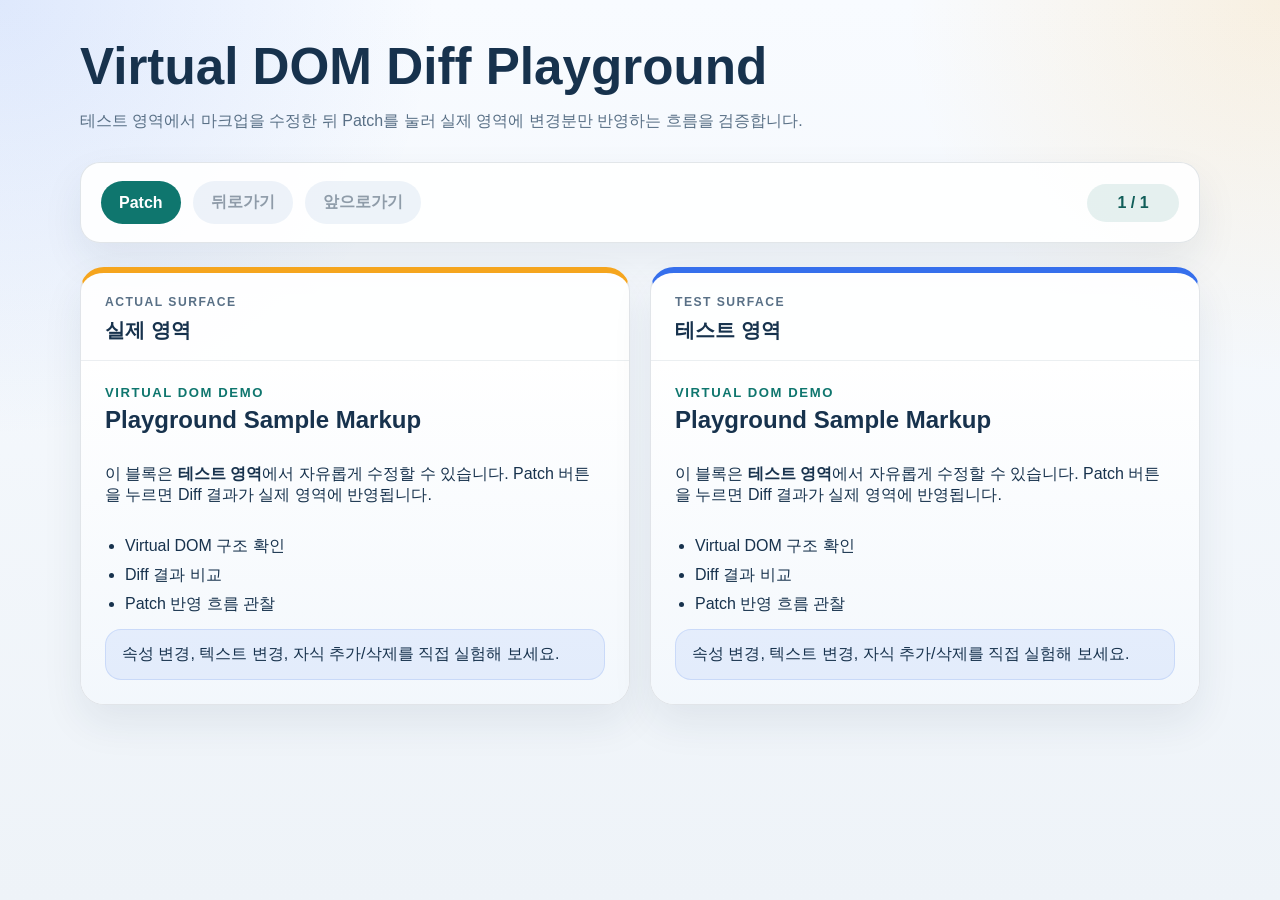
<file: index.html>
<!DOCTYPE html>
<html lang="ko">
  <head>
    <meta charset="UTF-8" />
    <meta name="viewport" content="width=device-width, initial-scale=1.0" />
    <title>Virtual DOM Diff Playground</title>
    <link rel="stylesheet" href="./src/styles/ui.css" />
  </head>
  <body>
    <div id="app"></div>
    <script type="module" src="./src/main.js"></script>
  </body>
</html>
</file>
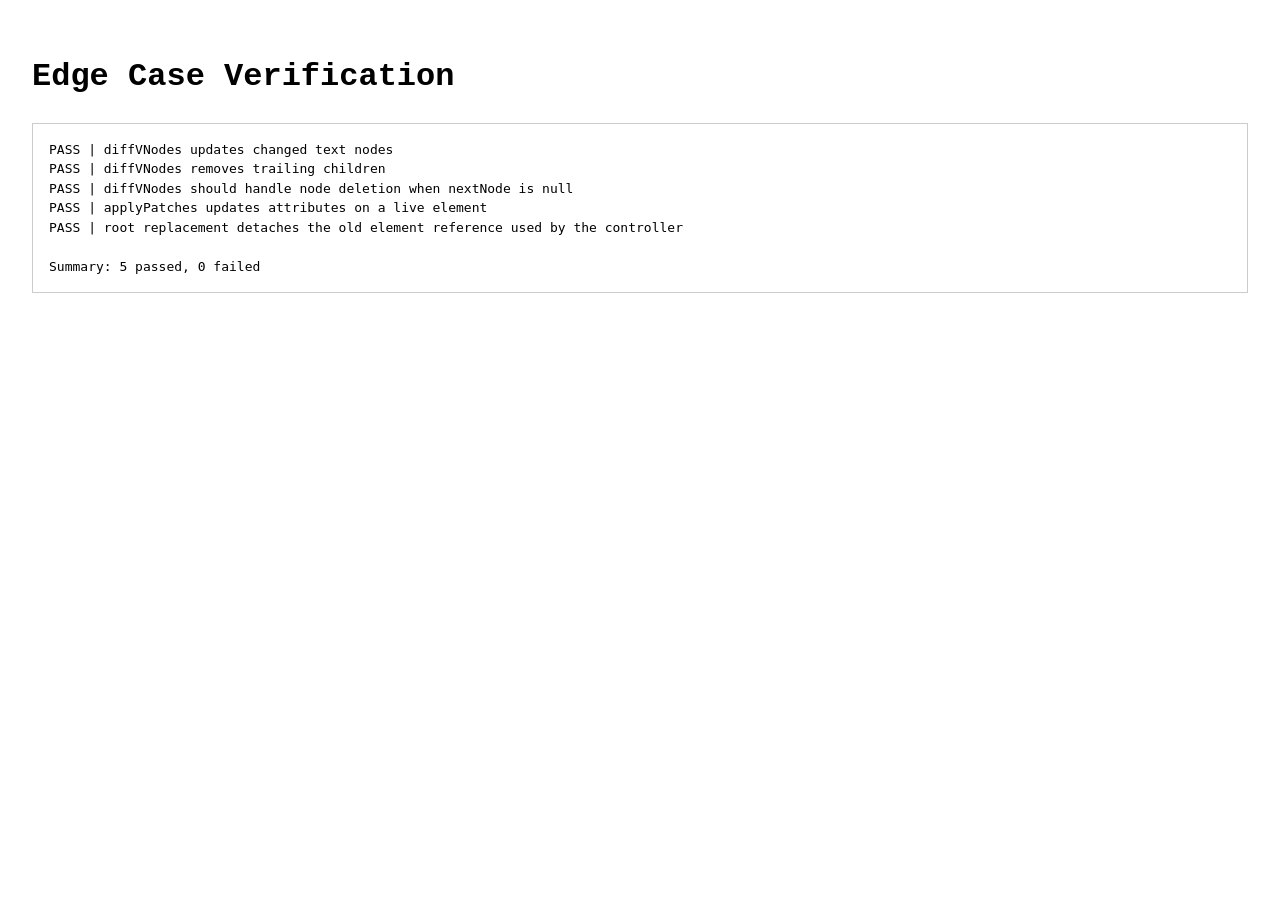
<file: tests/edge-cases.html>
<!DOCTYPE html>
<html lang="ko">
  <head>
    <meta charset="UTF-8" />
    <meta name="viewport" content="width=device-width, initial-scale=1.0" />
    <title>Edge Case Tests</title>
    <style>
      body {
        font-family: Consolas, "Courier New", monospace;
        padding: 24px;
        line-height: 1.5;
      }

      .pass {
        color: #0a7a22;
      }

      .fail {
        color: #b00020;
      }

      pre {
        white-space: pre-wrap;
        border: 1px solid #ccc;
        padding: 16px;
      }
    </style>
  </head>
  <body>
    <h1>Edge Case Verification</h1>
    <pre id="results">Running tests...</pre>
    <script type="module" src="./edge-cases.js"></script>
  </body>
</html>
</file>
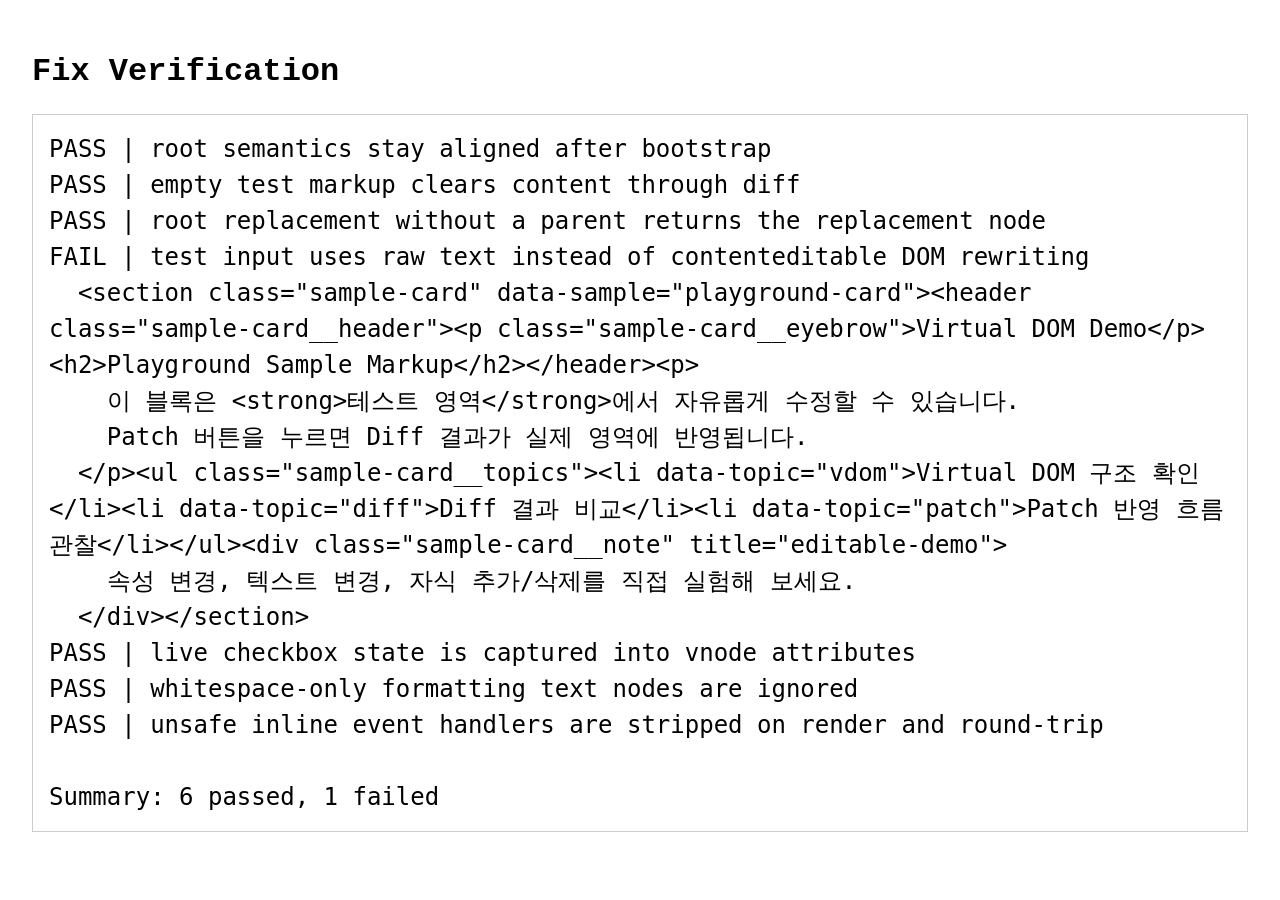
<file: tests/fix-verification.html>
<!DOCTYPE html>
<html lang="ko">
  <head>
    <meta charset="UTF-8" />
    <meta name="viewport" content="width=device-width, initial-scale=1.0" />
    <title>Fix Verification</title>
    <style>
      body { font-family: Consolas, "Courier New", monospace; padding: 24px; }
      pre { white-space: pre-wrap; font-size: 24px; line-height: 1.5; border: 1px solid #ccc; padding: 16px; }
    </style>
  </head>
  <body>
    <h1>Fix Verification</h1>
    <pre id="results">Running fix verification...</pre>
    <script type="module" src="./fix-verification.js"></script>
  </body>
</html>
</file>
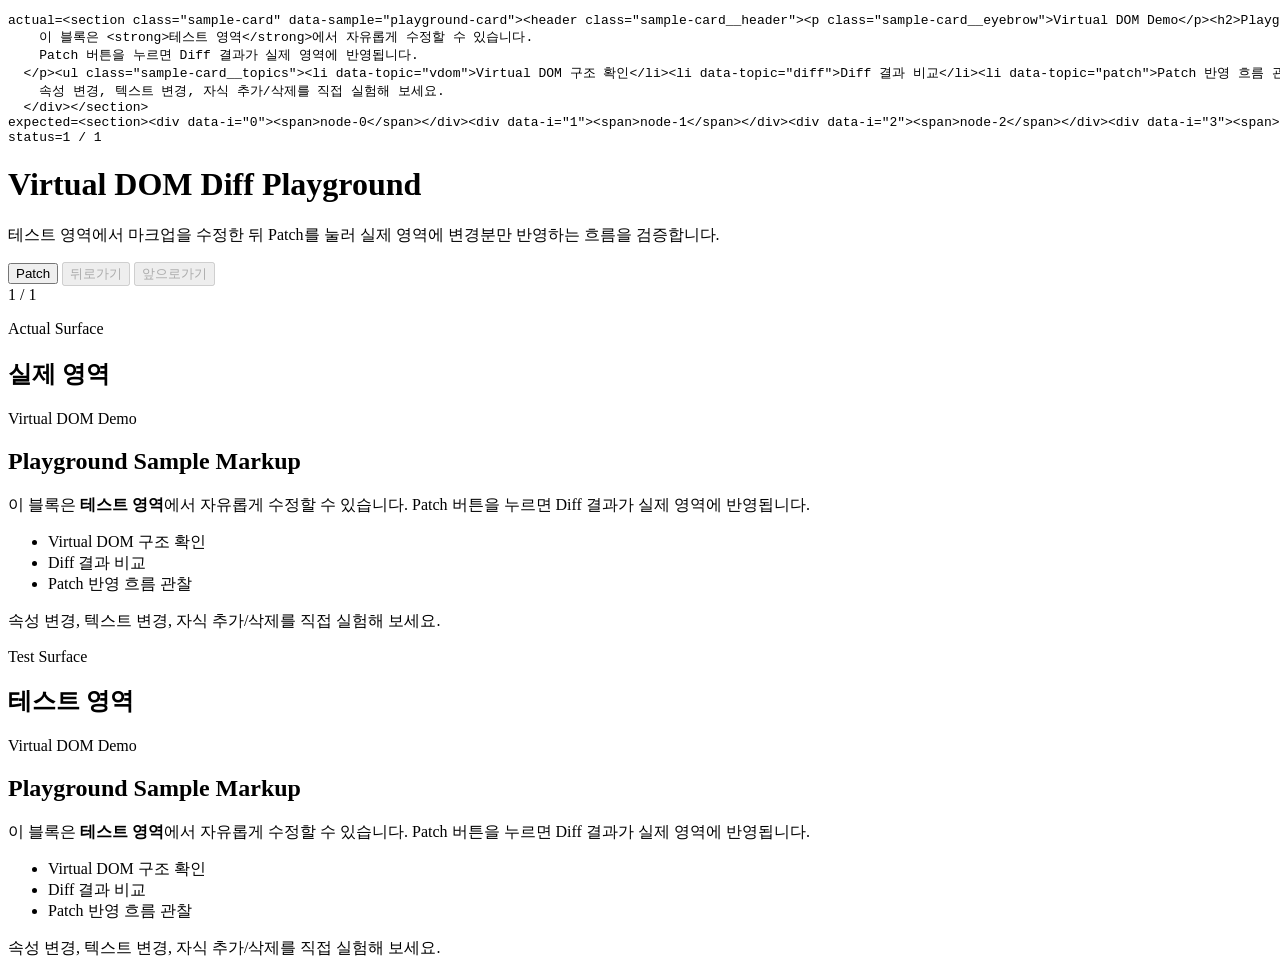
<file: tests/large-tree-diagnostic.html>
<!DOCTYPE html>
<html><body><pre id="results">diag</pre><script type="module">
import { bootstrapApp } from "../src/app/controller.js";
import { domSubtreeToVNode } from "../src/core/dom-to-vdom.js";
import { vNodeToHtml } from "../src/core/vdom-to-html.js";
const out = document.querySelector('#results');
function wrap(markup){ const d=document.createElement('div'); d.innerHTML=markup; return d; }
function contentMarkup(markup){ const vnode = domSubtreeToVNode(wrap(markup)); return (vnode.children||[]).map((c)=>vNodeToHtml(c)).join(''); }
const host=document.createElement('div'); host.id='app'; document.body.appendChild(host); bootstrapApp();
const actual=host.querySelector('[data-surface="actual"]'); const test=host.querySelector('[data-surface="test"]'); const patch=host.querySelector('[data-action="patch"]');
let inner=''; for (let j=0;j<20;j+=1){ inner += `<div data-i="${j}"><span>node-${j}</span></div>`; }
const markup=`<section>${inner}</section>`; test.value=markup; patch.click();
out.textContent = 'actual=' + actual.innerHTML + '\nexpected=' + contentMarkup(markup) + '\nstatus=' + host.querySelector('[data-status="history"]').textContent;
</script></body></html>
</file>
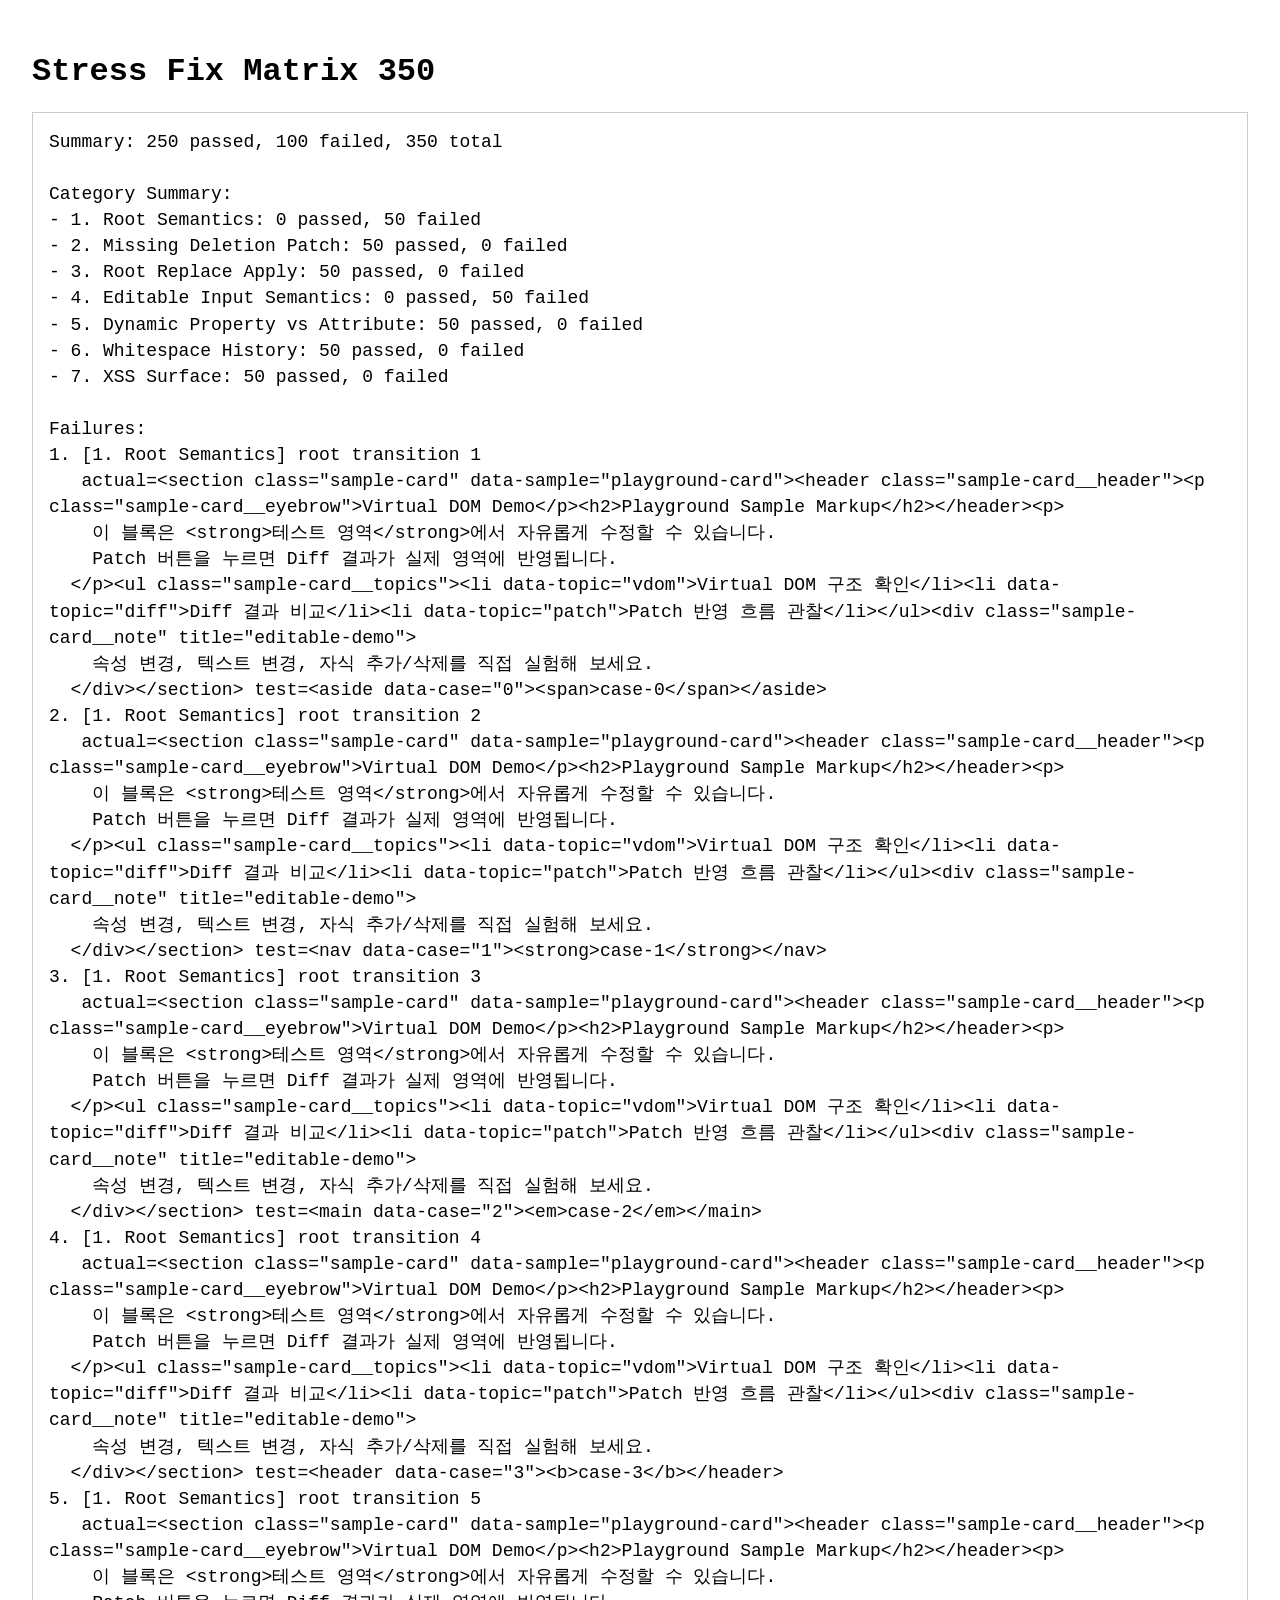
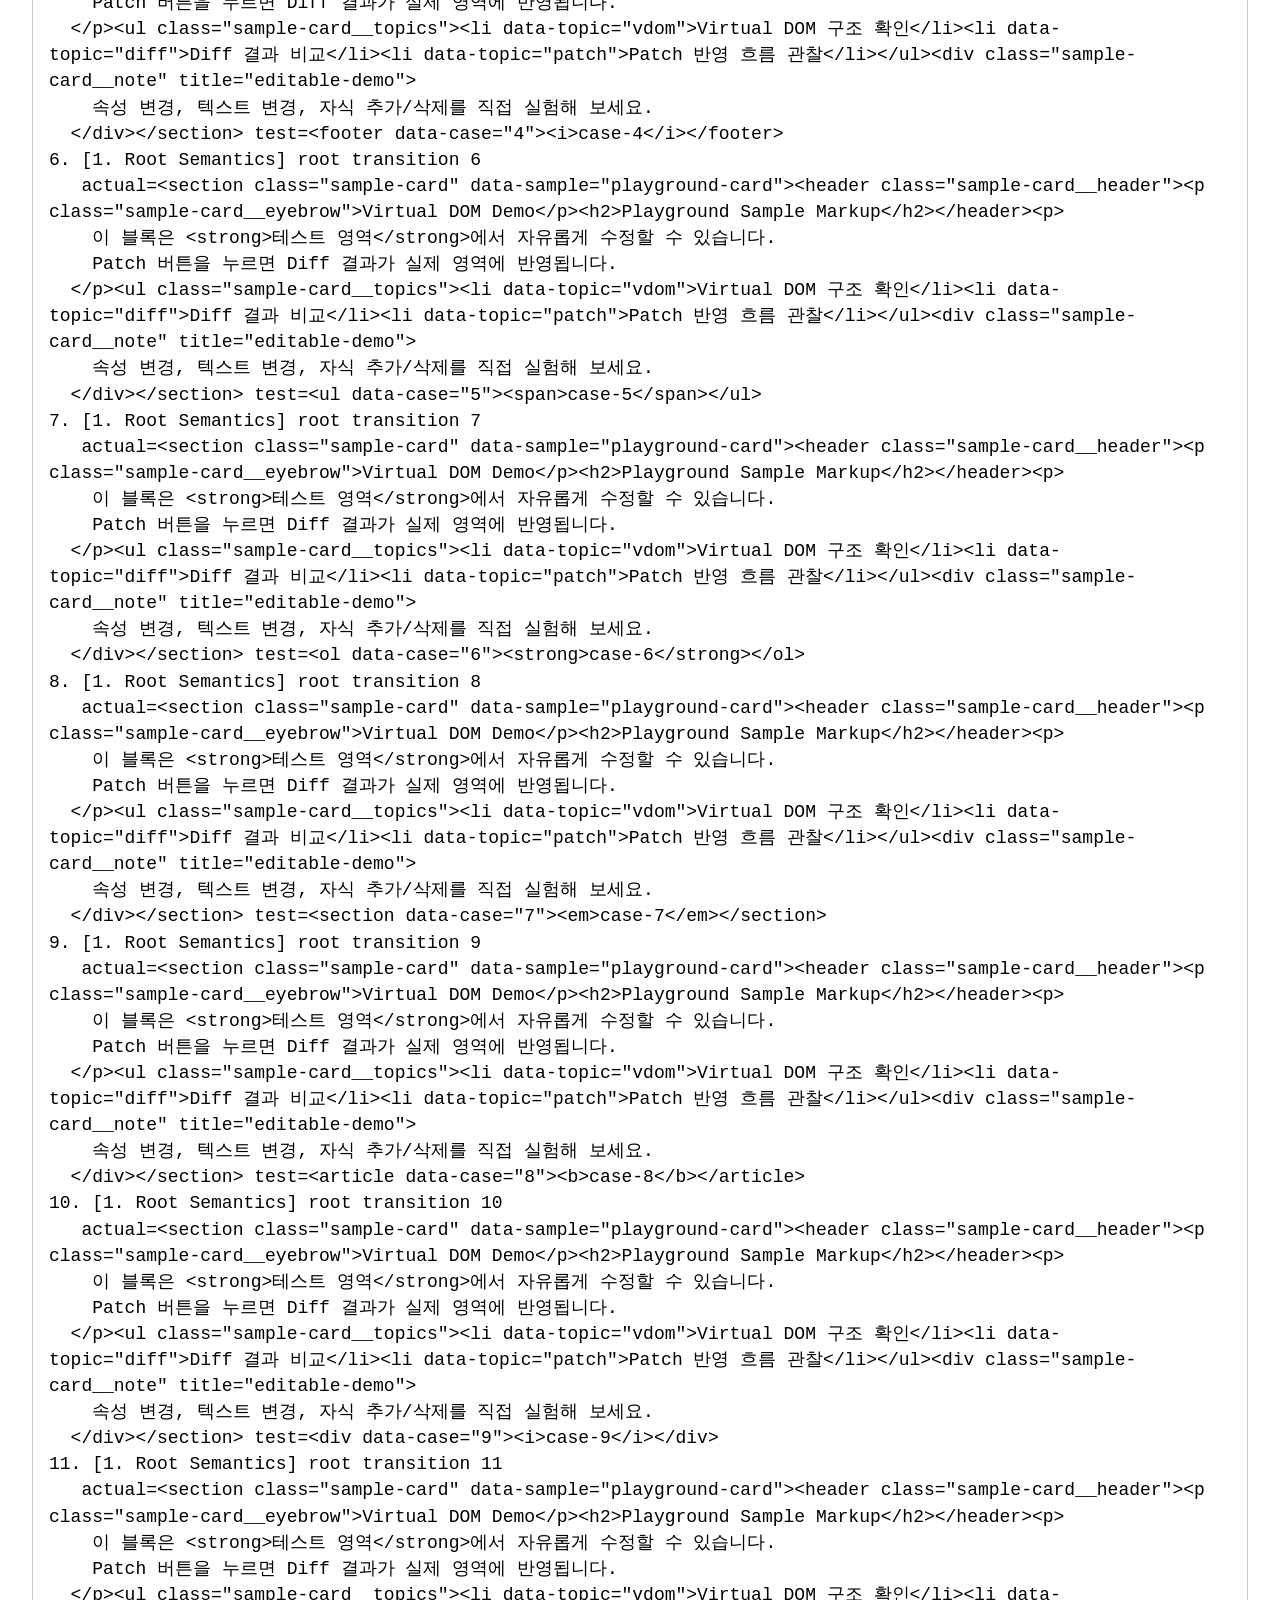
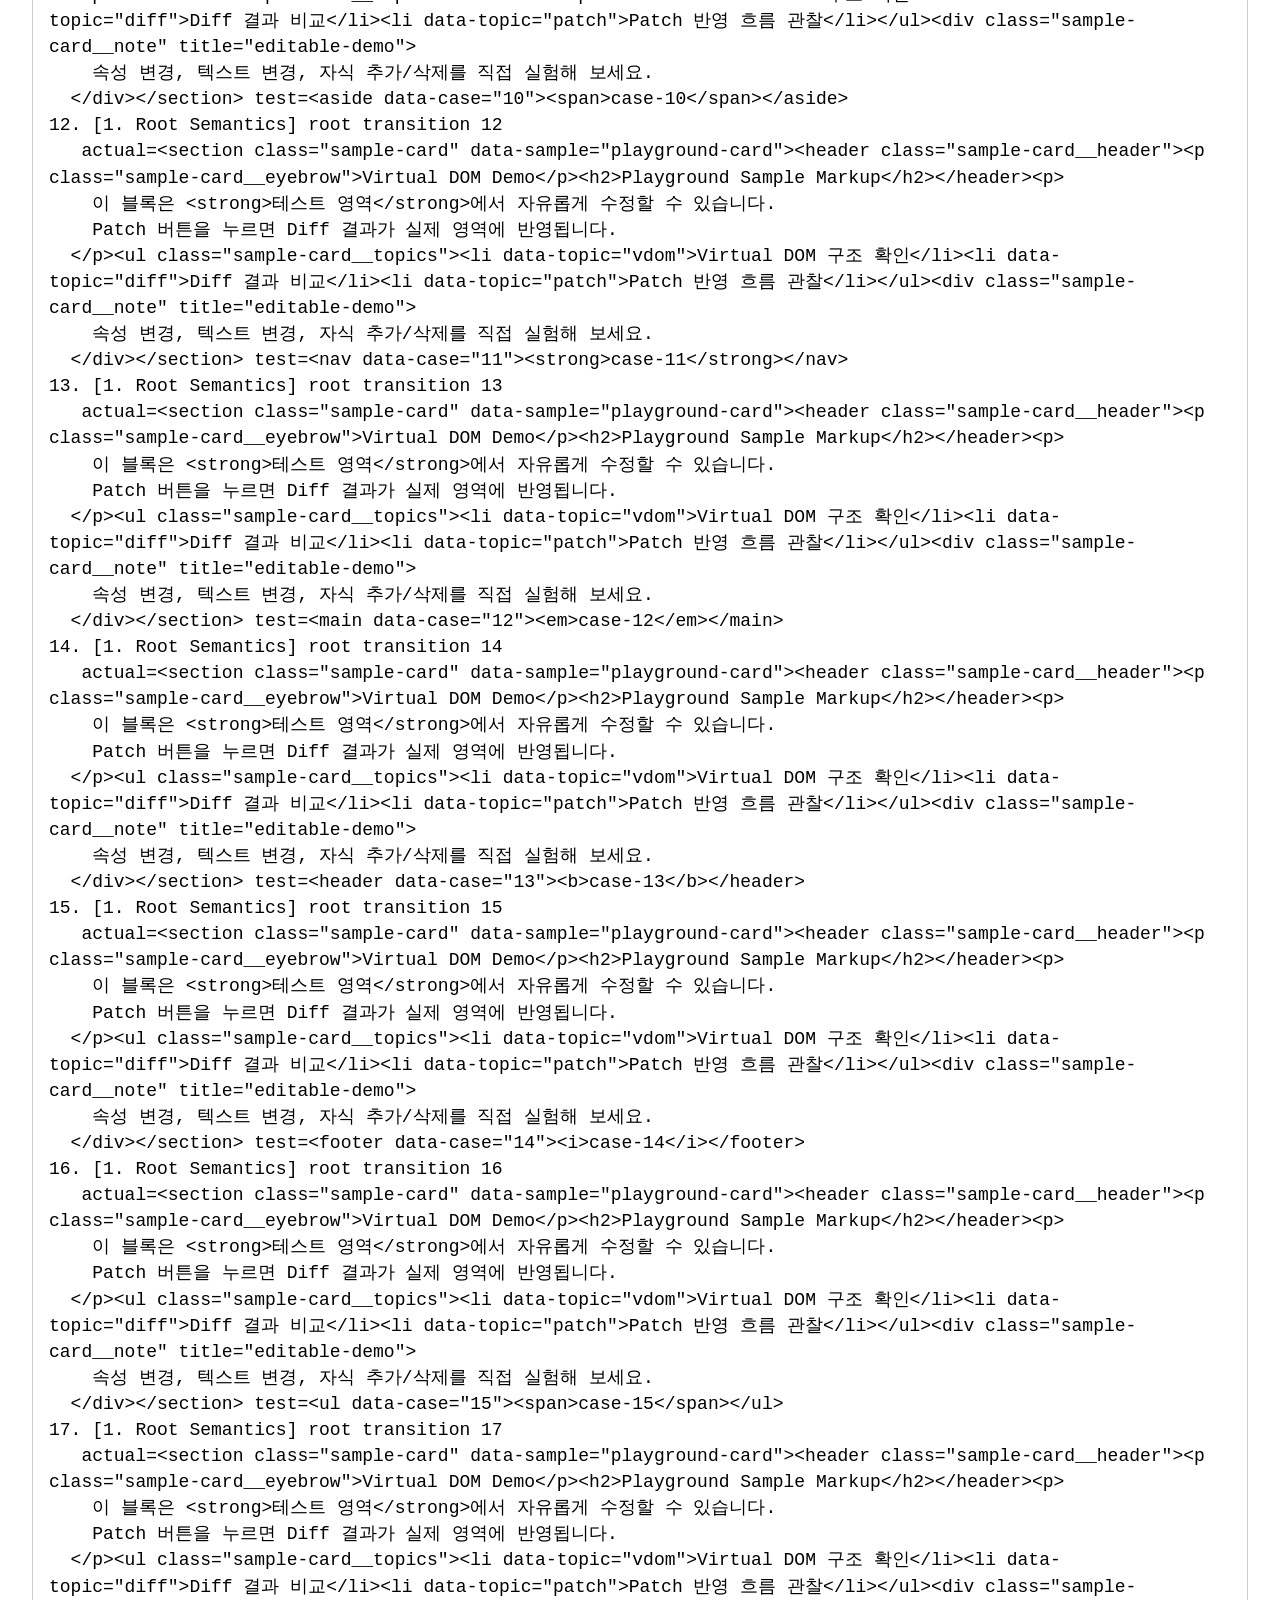
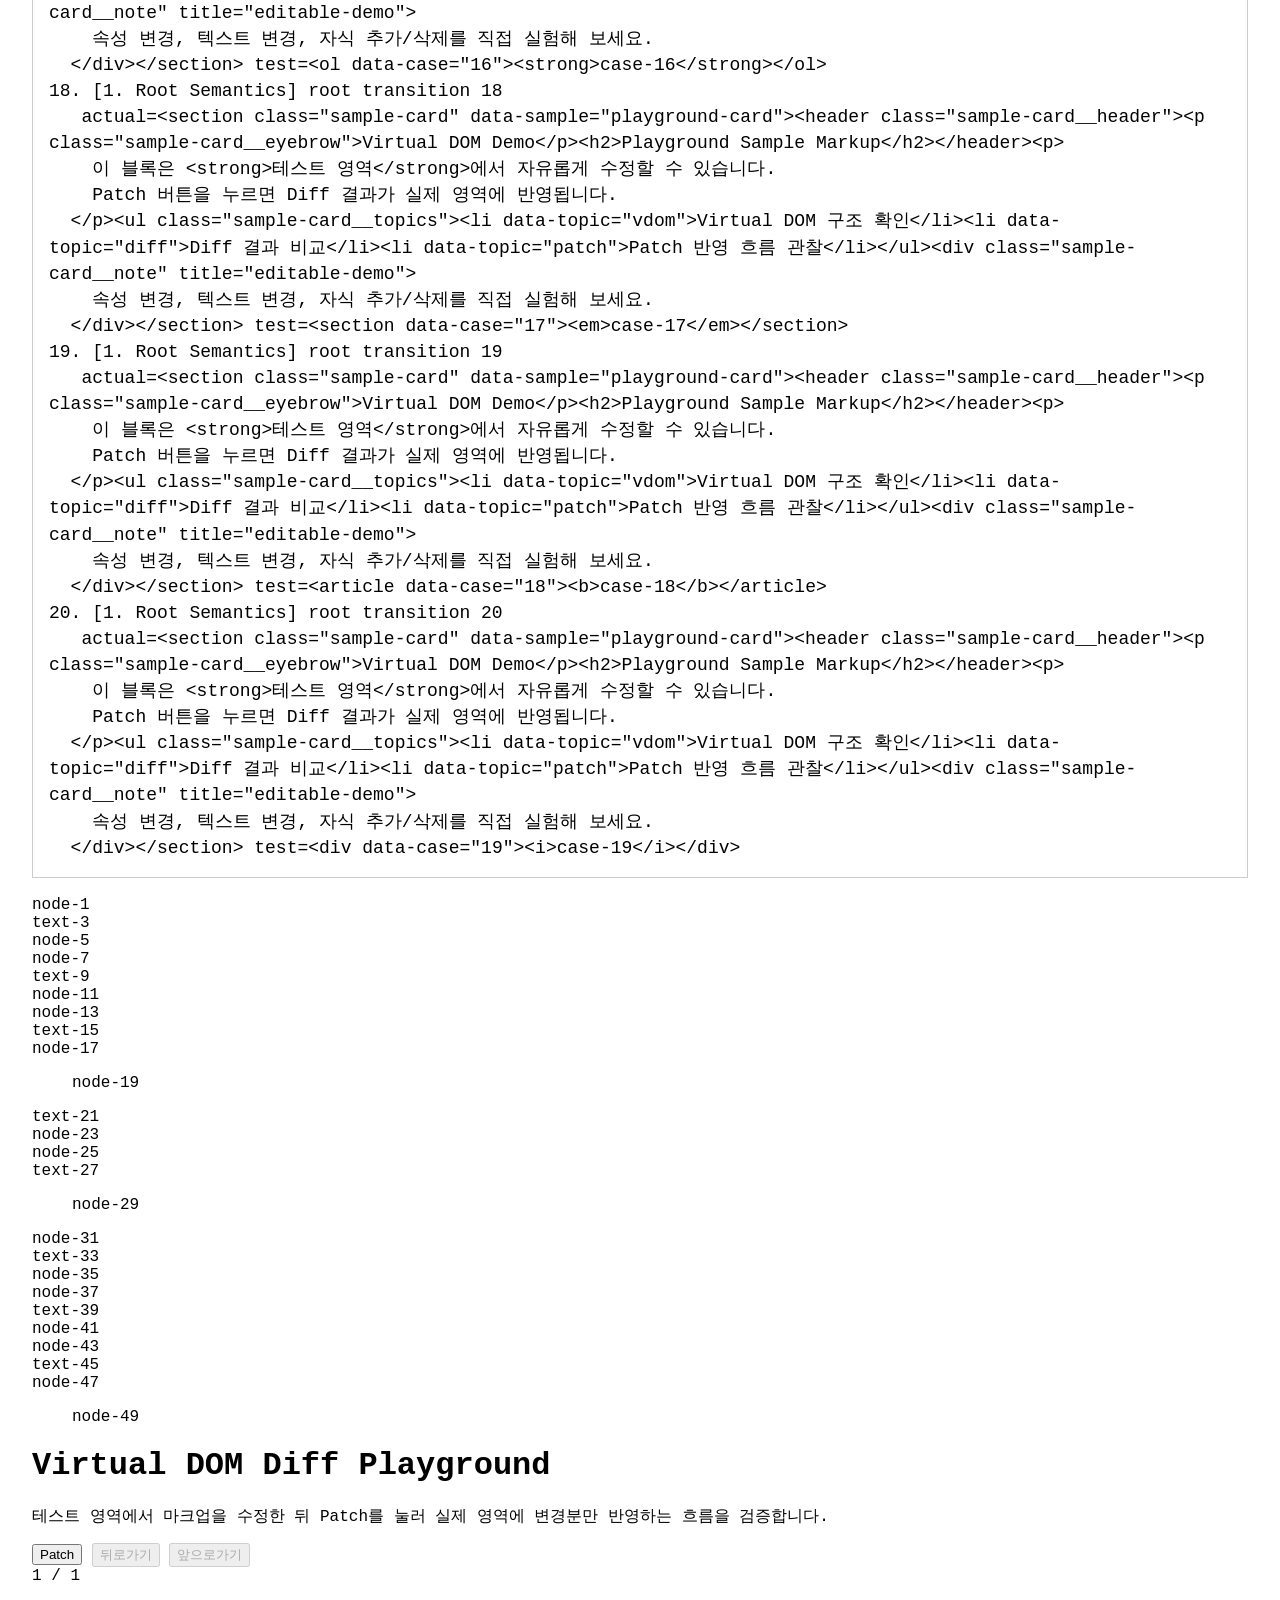
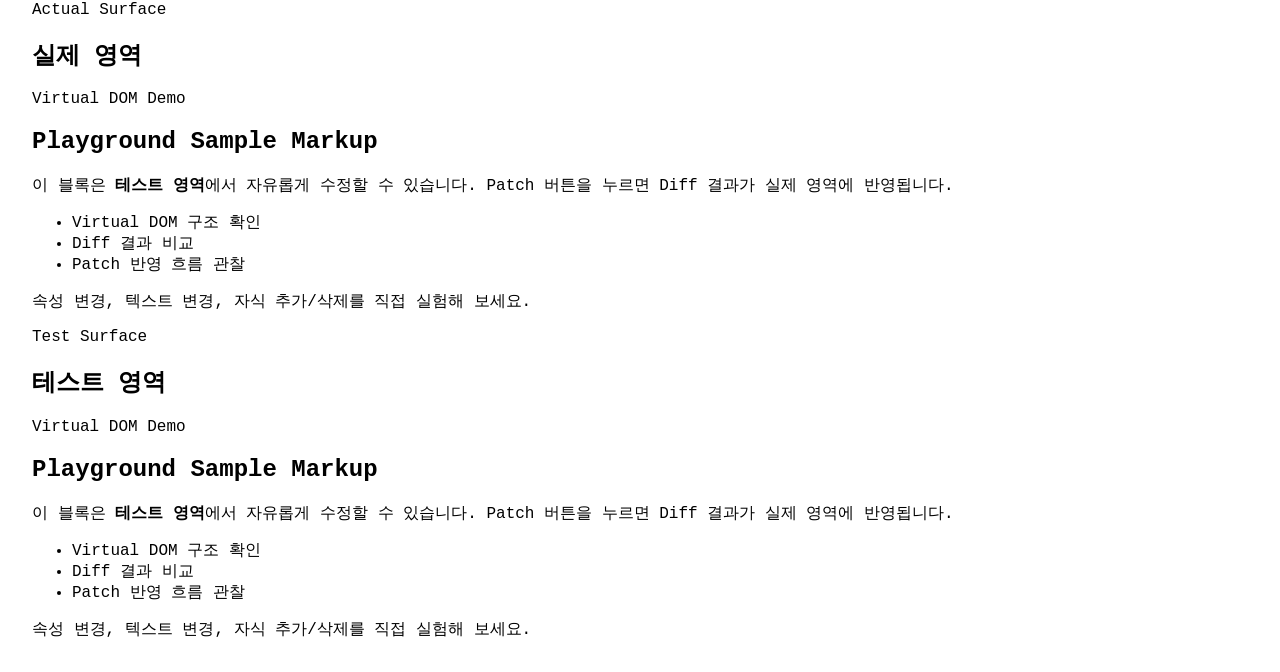
<file: tests/stress-fix-matrix-350.html>
<!DOCTYPE html>
<html lang="ko">
  <head>
    <meta charset="UTF-8" />
    <meta name="viewport" content="width=device-width, initial-scale=1.0" />
    <title>Stress Fix Matrix 350</title>
    <style>
      body {
        font-family: Consolas, "Courier New", monospace;
        padding: 24px;
      }

      pre {
        white-space: pre-wrap;
        font-size: 18px;
        line-height: 1.45;
        border: 1px solid #ccc;
        padding: 16px;
      }
    </style>
  </head>
  <body>
    <h1>Stress Fix Matrix 350</h1>
    <pre id="results">Running 350 edge cases...</pre>
    <script type="module" src="./stress-fix-matrix-350.js"></script>
  </body>
</html>
</file>
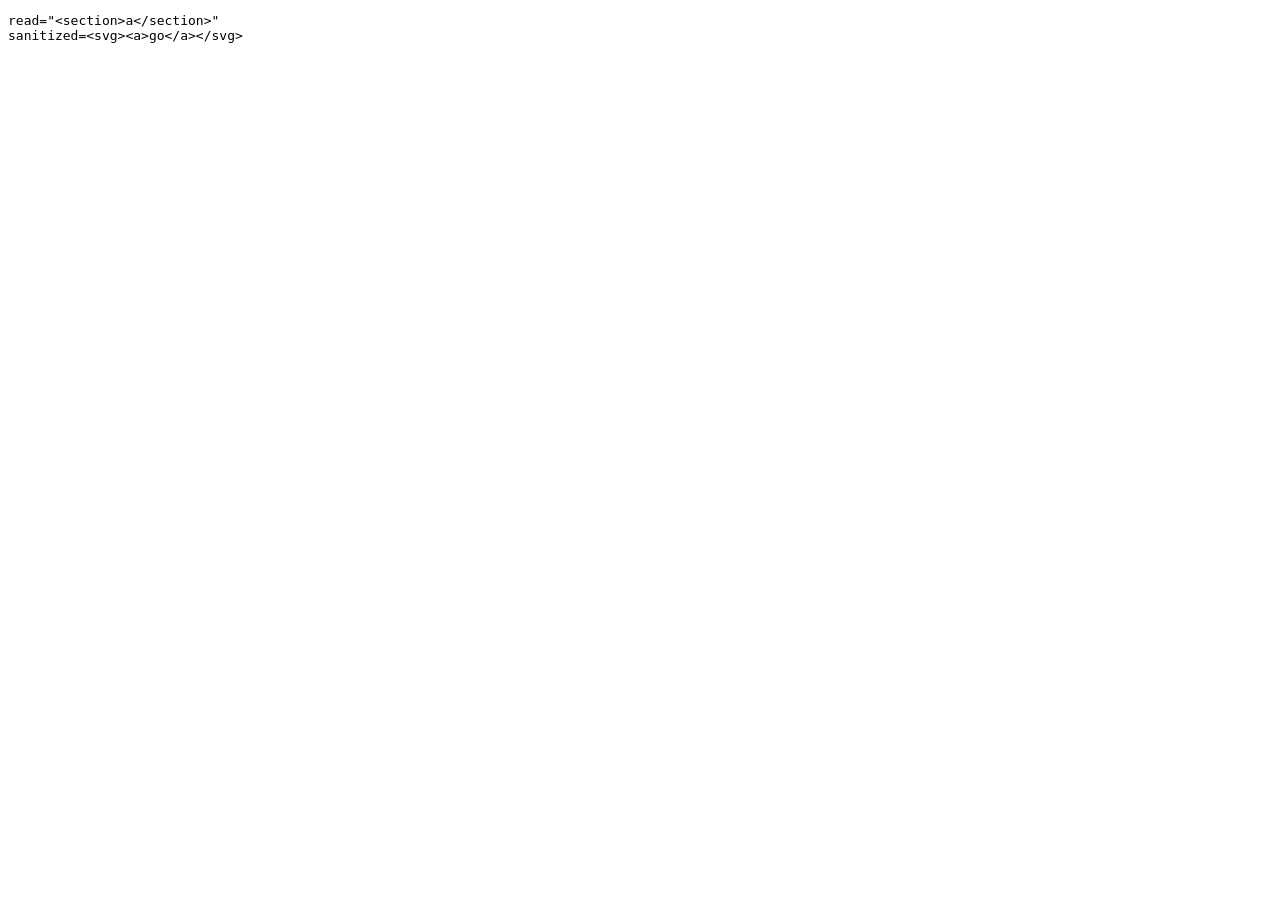
<file: tests/text-xss-diagnostic.html>
<!DOCTYPE html>
<html><body><pre id="r"></pre><script type="module">
import { readTestMarkup, writeMarkup } from "../src/ui/editor-surface.js";
const r=document.querySelector('#r');
const ta=document.createElement('textarea');
ta.value='   <section>a</section>';
const read=readTestMarkup(ta);
const div=document.createElement('div');
writeMarkup(div,'<svg><a xlink:href="javascript:alert(1)">go</a></svg>');
r.textContent = 'read=' + JSON.stringify(read) + '\nsanitized=' + div.innerHTML;
</script></body></html>
</file>
<file: src/styles/ui.css>
/*
 * Owner: Role 3 - Playground UI
 * Editable only by the Role 3 branch.
 */

:root {
  color-scheme: light;
  font-family: "Segoe UI", sans-serif;
  --page-bg: #eef3f8;
  --page-text: #17324d;
  --card-bg: rgba(255, 255, 255, 0.9);
  --card-border: rgba(23, 50, 77, 0.12);
  --card-shadow: 0 18px 40px rgba(23, 50, 77, 0.08);
  --primary: #0f766e;
  --primary-strong: #115e59;
  --secondary: #dbe7f3;
  --muted: #597086;
  --actual-accent: #f59e0b;
  --test-accent: #2563eb;
}

* {
  box-sizing: border-box;
}

body {
  margin: 0;
  min-height: 100vh;
  background:
    radial-gradient(circle at top left, rgba(37, 99, 235, 0.12), transparent 28%),
    radial-gradient(circle at top right, rgba(245, 158, 11, 0.12), transparent 24%),
    linear-gradient(180deg, #f8fbff 0%, var(--page-bg) 100%);
  color: var(--page-text);
}

#app {
  min-height: 100vh;
  padding: 40px 20px 56px;
}

.playground-shell {
  width: min(1120px, 100%);
  margin: 0 auto;
}

.playground-hero {
  margin-bottom: 28px;
}

.playground-kicker {
  margin: 0 0 8px;
  font-size: 0.82rem;
  font-weight: 700;
  letter-spacing: 0.14em;
  text-transform: uppercase;
  color: var(--primary);
}

.playground-hero h1 {
  margin: 0;
  font-size: clamp(2rem, 4vw, 3.25rem);
  line-height: 1.05;
}

.playground-description {
  width: min(760px, 100%);
  margin: 14px 0 0;
  font-size: 1rem;
  line-height: 1.65;
  color: var(--muted);
}

.playground-controls {
  display: flex;
  align-items: center;
  justify-content: space-between;
  gap: 16px;
  padding: 18px 20px;
  margin-bottom: 24px;
  background: var(--card-bg);
  border: 1px solid var(--card-border);
  border-radius: 20px;
  box-shadow: var(--card-shadow);
}

.playground-actions {
  display: flex;
  flex-wrap: wrap;
  gap: 12px;
}

.action-button {
  appearance: none;
  border: 0;
  border-radius: 999px;
  padding: 11px 18px;
  font: inherit;
  font-weight: 700;
  background: var(--secondary);
  color: var(--page-text);
  cursor: pointer;
  transition: transform 140ms ease, opacity 140ms ease, background-color 140ms ease;
}

.action-button:hover:not(:disabled) {
  transform: translateY(-1px);
}

.action-button:disabled {
  cursor: not-allowed;
  opacity: 0.48;
}

.action-button--primary {
  background: var(--primary);
  color: #fff;
}

.action-button--primary:hover:not(:disabled) {
  background: var(--primary-strong);
}

.history-status {
  display: inline-flex;
  align-items: center;
  justify-content: center;
  min-width: 92px;
  padding: 10px 14px;
  border-radius: 999px;
  background: rgba(15, 118, 110, 0.1);
  color: var(--primary-strong);
  font-weight: 700;
}

.surface-grid {
  display: flex;
  align-items: flex-start;
  gap: 20px;
}

.surface-card {
  flex: 1 1 0;
  display: flex;
  flex-direction: column;
  min-width: 0;
  background: var(--card-bg);
  border: 1px solid var(--card-border);
  border-radius: 24px;
  box-shadow: var(--card-shadow);
  overflow: hidden;
}

.surface-card--actual {
  border-top: 6px solid rgba(245, 158, 11, 0.92);
}

.surface-card--test {
  border-top: 6px solid rgba(37, 99, 235, 0.92);
}

.surface-card__header {
  padding: 22px 24px 16px;
  border-bottom: 1px solid rgba(23, 50, 77, 0.08);
}

.surface-card__header h2 {
  margin: 0;
  font-size: 1.25rem;
}

.surface-card__eyebrow {
  margin: 0 0 8px;
  font-size: 0.76rem;
  font-weight: 700;
  letter-spacing: 0.12em;
  text-transform: uppercase;
  color: var(--muted);
}

.surface-card__hint {
  margin: 10px 0 0;
  color: var(--muted);
  font-size: 0.95rem;
  line-height: 1.5;
}

.surface-card__body {
  padding: 24px;
  background:
    linear-gradient(180deg, rgba(255, 255, 255, 0.9), rgba(242, 247, 252, 0.94));
  min-height: 320px;
  overflow: visible;
}

.surface-card__body--editable {
  outline: none;
  border: 0;
  min-height: 280px;
}

.surface-card__body--editable:focus {
  box-shadow: inset 0 0 0 2px rgba(37, 99, 235, 0.22);
}

.sample-card {
  display: grid;
  gap: 14px;
}

.sample-card__header {
  display: grid;
  gap: 6px;
}

.sample-card__header h2 {
  margin: 0;
}

.sample-card__eyebrow {
  margin: 0;
  color: var(--primary);
  font-size: 0.82rem;
  font-weight: 700;
  letter-spacing: 0.12em;
  text-transform: uppercase;
}

.sample-card__topics {
  margin: 0;
  padding-left: 1.25rem;
}

.sample-card__topics li+li {
  margin-top: 8px;
}

.sample-card__note {
  padding: 14px 16px;
  border-radius: 16px;
  background: rgba(37, 99, 235, 0.08);
  border: 1px solid rgba(37, 99, 235, 0.14);
}

@media (max-width: 860px) {
  #app {
    padding: 28px 14px 40px;
  }

  .playground-controls {
    flex-direction: column;
    align-items: stretch;
  }

  .history-status {
    align-self: flex-start;
  }

  .surface-grid {
    flex-direction: column;
  }
}
</file>
